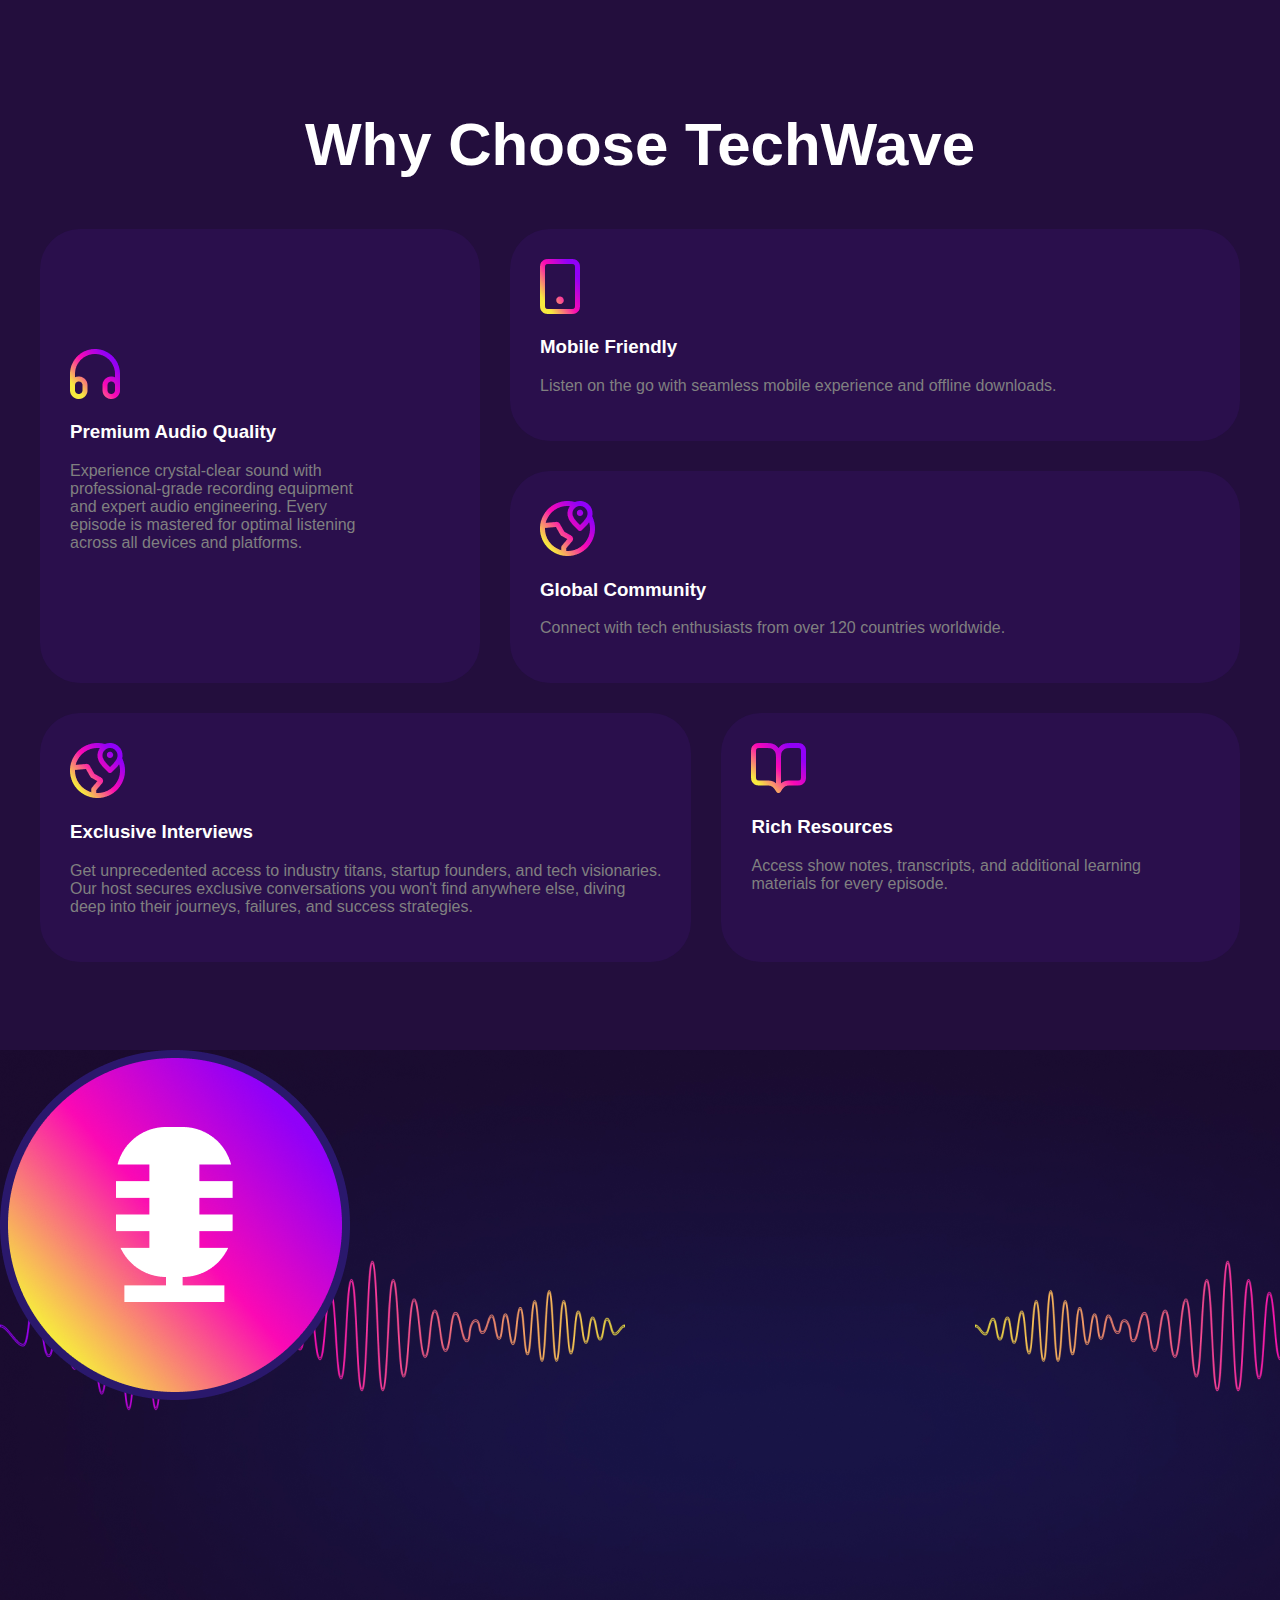
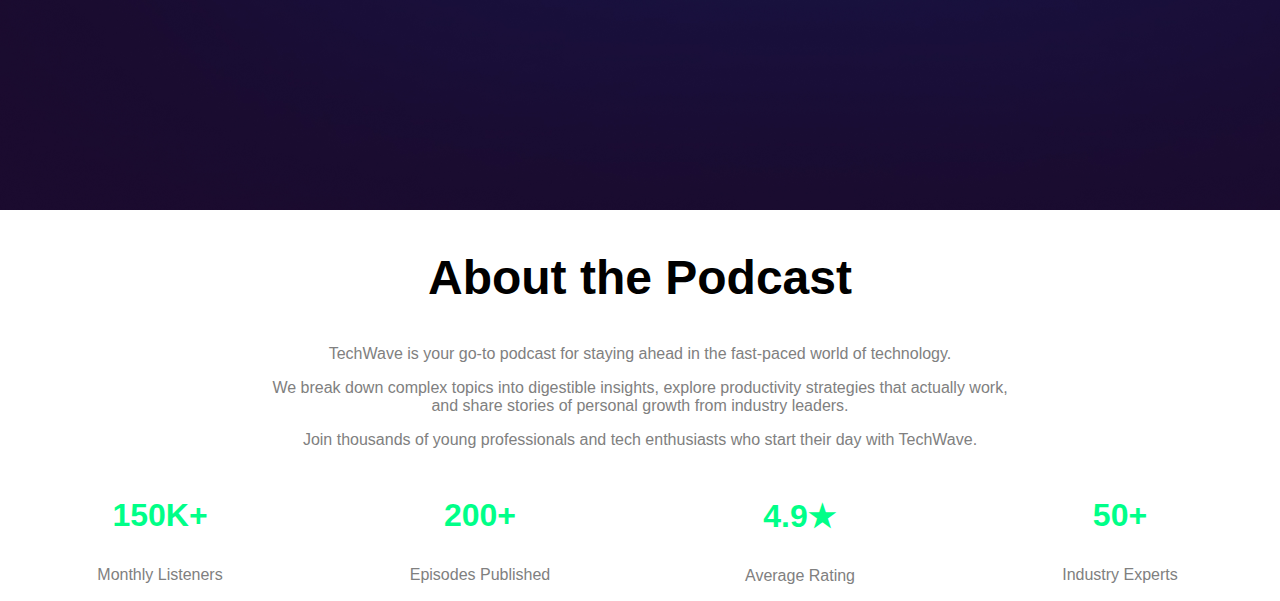
<file: tast.html>
<!DOCTYPE html>
<html lang="en">
<head>
    <meta charset="UTF-8">
    <meta name="viewport" content="width=device-width, initial-scale=1.0">
    <title>Document</title>
    <link rel="stylesheet" href="./text.css">
</head>
<body>
    <section class="features-grid">
        <div class="text-why"><h2>Why Choose TechWave</h2></div>
        <div class="features-grid-section">
            <div class="section1">
                <img src="./assets/headphone.png">
                <h3  class="color">Premium Audio Quality</h3>
                <p class="color2 Experience-text"  >Experience crystal-clear sound with professional-grade recording equipment and expert audio engineering. Every episode is mastered for optimal listening across all devices and platforms.</p>
                </div>
            <div class="section2">
                <img src="./assets/device.png">
                <h3  class="color">Mobile Friendly</h3>
                <pc class="color2">Listen on the go with seamless mobile experience and offline downloads.</p>
            </div>
            <div class="section3">
                <img src="./assets/location.png">
                <h3  class="color">Global Community</h3>
                <p class="color2">Connect with tech enthusiasts from over 120 countries worldwide.</p>
            </div>
            <div class="section4">
                <img src="./assets/location.png">
                <h3  class="color">Exclusive Interviews</h3>
                <p class="color2">Get unprecedented access to industry titans, startup founders, and tech visionaries. Our host secures exclusive conversations you won't find anywhere else, diving deep into their journeys, failures, and success strategies.</p>
            </div>
            <div class="section5">
                <img src="./assets/resource.png">
                <h3 class="color">Rich Resources</h3>
                <p class="color2">Access show notes, transcripts, and additional learning materials for every episode.</p>
            </div>
        </div>
    </section>

    <header>
        <div class="hero-circle">
            <img src="assets/hero-circle.png" class="img1">
            <img src="assets/microphone.png" class="img2">
        </div>
    </header>

    <div class="asd"> 
        <h2 class= "text-about colo">About the Podcast</h2>
        <p class="text-TechWave color2">TechWave is your go-to podcast for staying ahead in the fast-paced world of technology.</p>
        <p class="text-we color2">We break down complex topics into digestible insights, explore productivity strategies that actually work,<br>
and share stories of personal growth from industry leaders.</p>
       <p class="text-join color2"> Join thousands of young professionals and tech enthusiasts who start their day with TechWave.</p>
    </div>

    <div class="fx">
        <div>
            <h3>150K+</h3>
            <p>Monthly Listeners</p>
        </div>
          <div>
            <h3>200+</h3>
            <p>Episodes Published</p>
        </div>
          <div>
            <h3>4.9★</h3>
            <p>Average Rating</p>
        </div>
          <div>
            <h3>50+</h3>
            <p>Industry Experts</p>
        </div>
    </div>
</body>
</html>
</file>
<file: text.css>
body{
    margin: 0;
    padding: 0;
     font-family: "Open Sans", sans-serif;
  font-optical-sizing: auto;
  font-weight: ;
  font-style: normal;
  font-variation-settings:
    "wdth" 100;
}

.color{
    color: #ffffff;
}
.color2{
    color: grey;
    font-size: 1rem;
}
.features-grid{
    
    height: 1050px;
    background-color: #230E3D;
}
.text-why{
    text-align: center;
    padding-top: 60px ;
    color: #ffffff;
    font-size: 2.5rem;
    
}
.Experience-text{
    width: 300px;
}
.section1{
    grid-area: section1;  
    width: 380px;
    height: auto;

}
.section1 img{
    margin-top:90px;
}
.section2{
    grid-area: section2;
    
}
.section3{
    grid-area: section3;  
}
.section4{
    grid-area: section4;  
}
.section5{
    grid-area: section5;  
}
.features-grid-section{
    display: grid;
    grid-template-areas: 
    "section1 section2 section2  section2"
    "section1 section3 section3  section3"
    "section4 section4 section5   section5"
    ;
    max-width: 1200px;
    margin: 0 auto;
    gap: 30px;    
}
.features-grid-section div{
    
    background-color:rgba(53, 17, 101, 0.4);
    border-radius: 40px;
    padding: 30px;
}

.headphone-grid{
    border: none;
}
@media screen  and  (max-width:576px) {
    .features-grid-section{
    display: flex;
    flex-direction: column;
    margin: 0 auto;
    gap: 16px;
    
    }
    .section1{
       width: auto;
    }
    .section1 img{
    margin-top:24px;
}
    .section1 p{
      
    }
    .features-grid{
        height: 100%;
    }
}
.hero-circle{
    background: url(assets/hero-bg.png);
    width: 100%;
    height: 760px;
}
.img1{
    width: auto;
    height:auto;
     display: flex;
     justify-content: center;
     align-items: center;
    position: absolute;
}
.img2{
    width: auto;
    height: auto;
    position: relative;
 margin: 77px 116px;
}
.asd{
    text-align: center;
}
.text-about{
    font-size: 3rem;
}
.fx{
    display: grid;
    grid-template-columns: repeat(4,1fr);
    text-align: center;
    align-items: center;
}
.fx h3{
    color: #00FF88;
    font-size: 2rem;
   
}
.fx p{
    color: grey;
    font-size: 1rem;
    
}

@media screen  and  (max-width:576px){
    .fx{
    display: grid;
    grid-template-columns: repeat(2,1fr);
}
}




container-footer-text img:hover{
  background-color: rgba(255, 255, 255, 0.1);
  transform: translateY(-3px);
}

background: linear-gradient(
  90deg,
  #F7E93F 0%,
  #FB09B4 51%,
  #9100F8 100%
);
</file>
